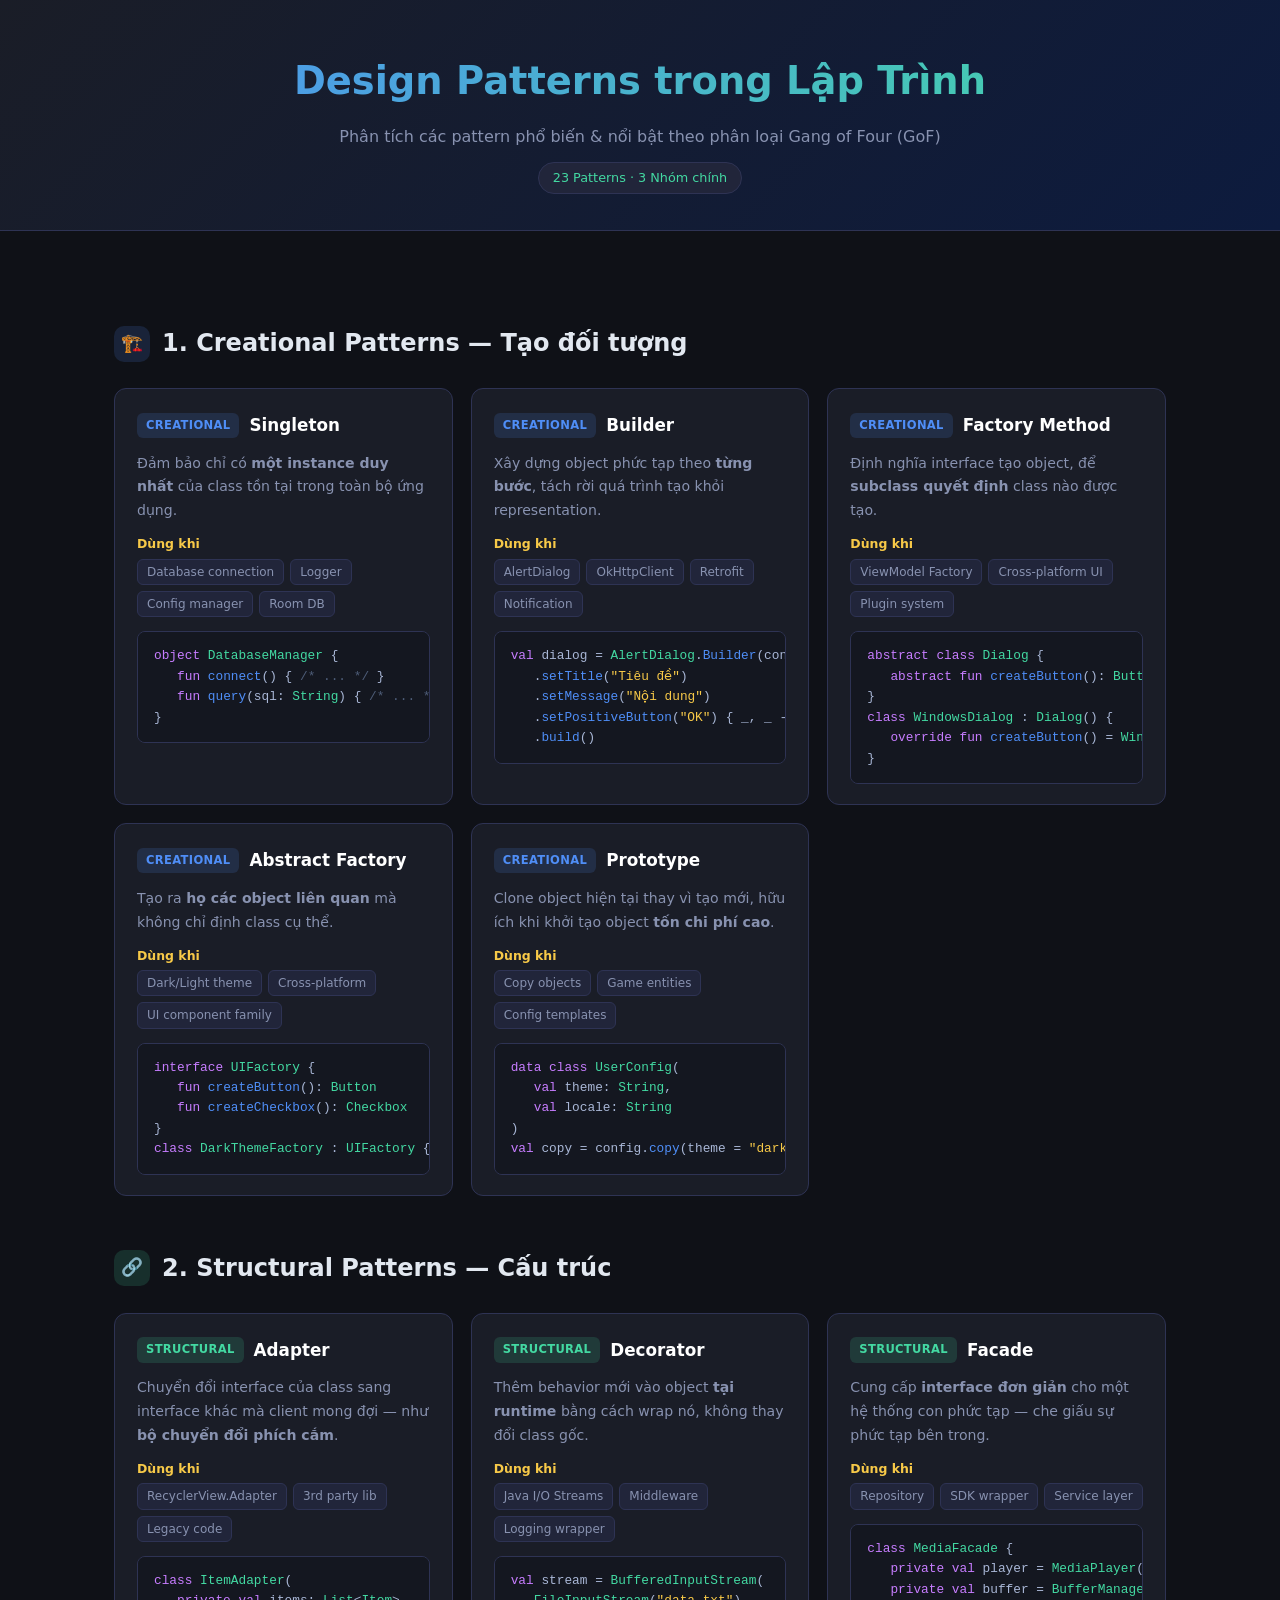
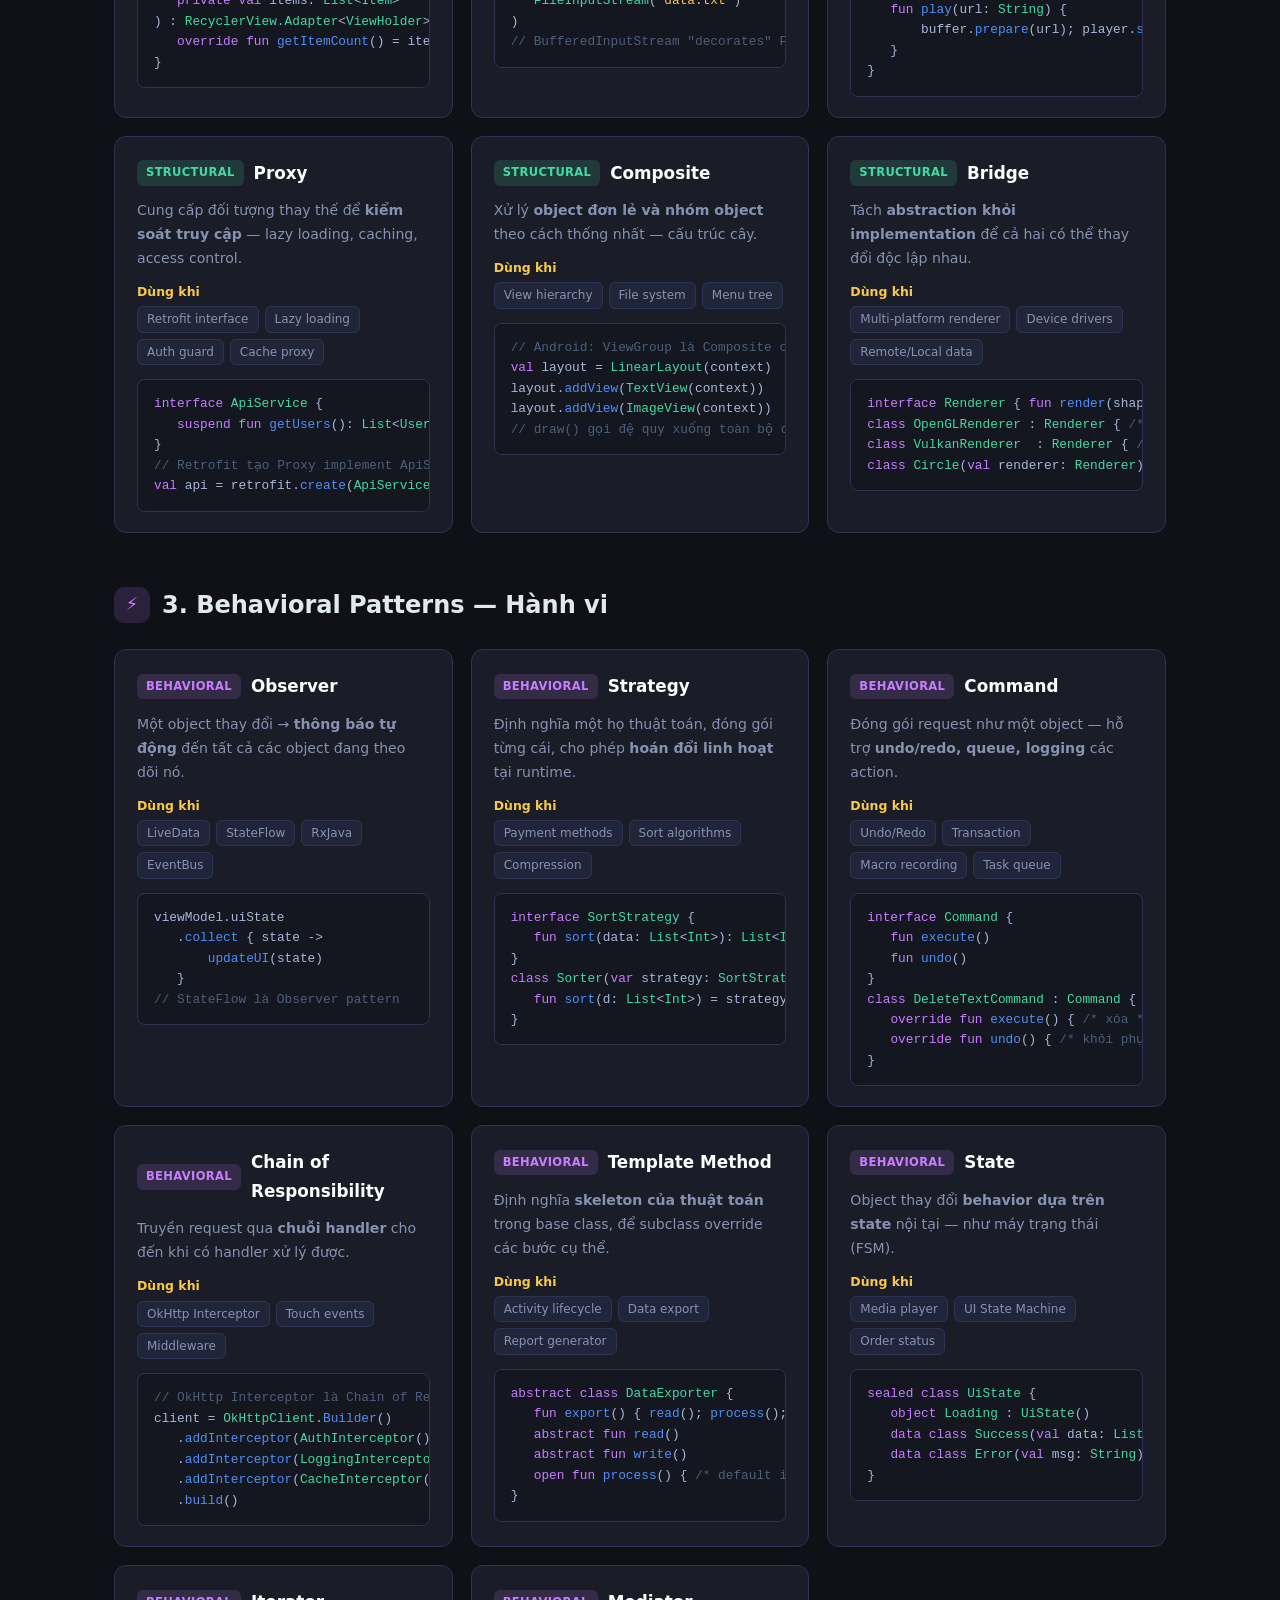
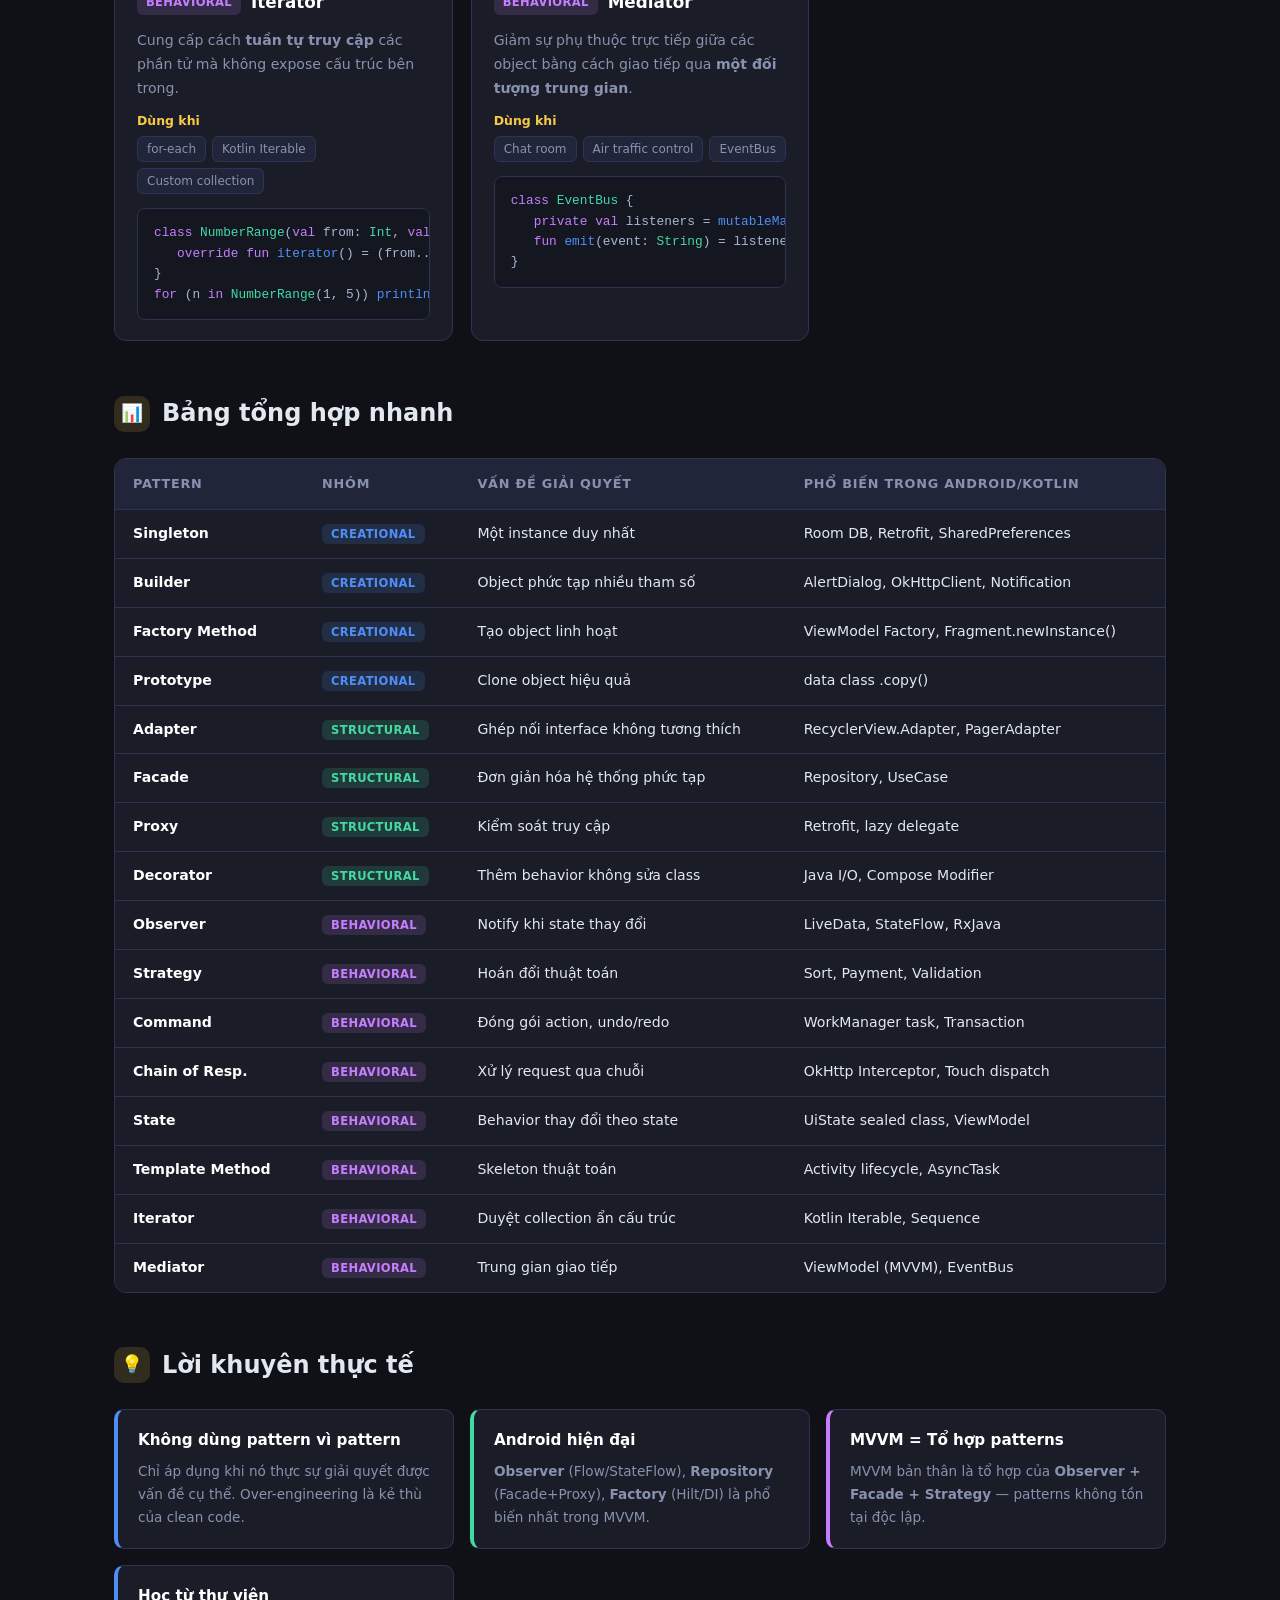
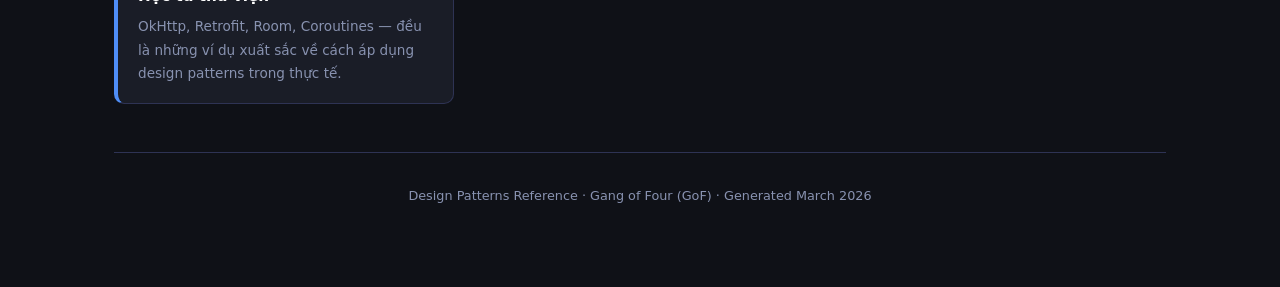
<file: client/DesignPattern.html>
<!DOCTYPE html>
<html lang="vi">
<head>
 <meta charset="UTF-8" />
 <meta name="viewport" content="width=device-width, initial-scale=1.0"/>
 <title>Design Patterns trong Lập Trình</title>
 <style>
   :root {
     --bg: #0f1117;
     --surface: #1a1d27;
     --surface2: #21253a;
     --border: #2e3354;
     --accent-blue: #4f8ef7;
     --accent-green: #43d9a2;
     --accent-yellow: #f7c948;
     --accent-red: #f76e6e;
     --accent-purple: #c77dff;
     --text: #e2e8f0;
     --text-muted: #8892b0;
     --code-bg: #141720;
   }

   * { box-sizing: border-box; margin: 0; padding: 0; }

   body {
     background: var(--bg);
     color: var(--text);
     font-family: 'Segoe UI', system-ui, -apple-system, sans-serif;
     font-size: 15px;
     line-height: 1.7;
     padding: 0;
   }

   /* ── Header ── */
   header {
     background: linear-gradient(135deg, #1a1d27 0%, #0d1b3e 100%);
     border-bottom: 1px solid var(--border);
     padding: 48px 24px 36px;
     text-align: center;
   }
   header h1 {
     font-size: 2.4rem;
     font-weight: 700;
     background: linear-gradient(90deg, var(--accent-blue), var(--accent-green));
     -webkit-background-clip: text;
     -webkit-text-fill-color: transparent;
     background-clip: text;
     margin-bottom: 10px;
   }
   header p {
     color: var(--text-muted);
     font-size: 1rem;
   }
   .badge {
     display: inline-block;
     background: var(--surface2);
     border: 1px solid var(--border);
     border-radius: 20px;
     padding: 4px 14px;
     font-size: 0.8rem;
     color: var(--accent-green);
     margin-top: 12px;
   }

   /* ── Layout ── */
   .container {
     max-width: 1100px;
     margin: 0 auto;
     padding: 40px 24px 80px;
   }

   /* ── Section titles ── */
   .section-title {
     font-size: 1.5rem;
     font-weight: 700;
     margin: 52px 0 24px;
     display: flex;
     align-items: center;
     gap: 12px;
   }
   .section-title .icon {
     width: 36px;
     height: 36px;
     border-radius: 10px;
     display: flex;
     align-items: center;
     justify-content: center;
     font-size: 1.1rem;
     flex-shrink: 0;
   }
   .icon-blue  { background: rgba(79,142,247,0.15); color: var(--accent-blue); }
   .icon-green { background: rgba(67,217,162,0.15); color: var(--accent-green); }
   .icon-purple{ background: rgba(199,125,255,0.15); color: var(--accent-purple); }
   .icon-yellow{ background: rgba(247,201,72,0.15);  color: var(--accent-yellow); }

   /* ── Pattern grid ── */
   .pattern-grid {
     display: grid;
     grid-template-columns: repeat(auto-fill, minmax(320px, 1fr));
     gap: 18px;
   }

   .card {
     background: var(--surface);
     border: 1px solid var(--border);
     border-radius: 12px;
     padding: 22px 22px 20px;
     transition: border-color 0.2s, transform 0.2s;
   }
   .card:hover {
     border-color: var(--accent-blue);
     transform: translateY(-2px);
   }

   .card-header {
     display: flex;
     align-items: center;
     gap: 10px;
     margin-bottom: 12px;
   }
   .card-tag {
     font-size: 0.72rem;
     font-weight: 600;
     padding: 3px 9px;
     border-radius: 6px;
     letter-spacing: 0.03em;
     text-transform: uppercase;
   }
   .tag-creational { background: rgba(79,142,247,0.15); color: var(--accent-blue); }
   .tag-structural  { background: rgba(67,217,162,0.15); color: var(--accent-green); }
   .tag-behavioral  { background: rgba(199,125,255,0.15); color: var(--accent-purple); }

   .card h3 {
     font-size: 1.05rem;
     font-weight: 700;
     color: #fff;
   }
   .card p { color: var(--text-muted); font-size: 0.88rem; margin-bottom: 10px; }
   .use-label {
     font-size: 0.78rem;
     color: var(--accent-yellow);
     font-weight: 600;
     margin-bottom: 4px;
   }
   .use-chips { display: flex; flex-wrap: wrap; gap: 6px; margin-bottom: 14px; }
   .chip {
     background: var(--surface2);
     border: 1px solid var(--border);
     border-radius: 6px;
     padding: 2px 9px;
     font-size: 0.75rem;
     color: var(--text-muted);
   }

   /* ── Code block ── */
   pre {
     background: var(--code-bg);
     border: 1px solid var(--border);
     border-radius: 8px;
     padding: 14px 16px;
     font-size: 0.8rem;
     font-family: 'JetBrains Mono', 'Fira Code', 'Consolas', monospace;
     overflow-x: auto;
     line-height: 1.6;
     color: #a9b7d6;
   }
   .kw  { color: #c77dff; }
   .fn  { color: #4f8ef7; }
   .st  { color: #f7c948; }
   .cm  { color: #4e5d78; }
   .cl  { color: #43d9a2; }

   /* ── Summary table ── */
   .table-wrap {
     overflow-x: auto;
     border-radius: 12px;
     border: 1px solid var(--border);
     margin-top: 24px;
   }
   table {
     width: 100%;
     border-collapse: collapse;
     background: var(--surface);
   }
   thead tr { background: var(--surface2); }
   thead th {
     padding: 14px 18px;
     text-align: left;
     font-size: 0.8rem;
     font-weight: 700;
     text-transform: uppercase;
     letter-spacing: 0.06em;
     color: var(--text-muted);
     border-bottom: 1px solid var(--border);
   }
   tbody tr { border-bottom: 1px solid var(--border); transition: background 0.15s; }
   tbody tr:last-child { border-bottom: none; }
   tbody tr:hover { background: var(--surface2); }
   tbody td { padding: 12px 18px; font-size: 0.88rem; color: var(--text); }
   tbody td:first-child { font-weight: 700; color: #fff; }

   /* ── Tips ── */
   .tips-grid {
     display: grid;
     grid-template-columns: repeat(auto-fill, minmax(280px, 1fr));
     gap: 16px;
     margin-top: 24px;
   }
   .tip-card {
     background: var(--surface);
     border: 1px solid var(--border);
     border-left: 4px solid var(--accent-blue);
     border-radius: 10px;
     padding: 18px 20px;
   }
   .tip-card.green  { border-left-color: var(--accent-green); }
   .tip-card.purple { border-left-color: var(--accent-purple); }
   .tip-card h4 { font-size: 0.95rem; font-weight: 700; margin-bottom: 6px; color: #fff; }
   .tip-card p  { font-size: 0.85rem; color: var(--text-muted); }

   /* ── Divider ── */
   hr { border: none; border-top: 1px solid var(--border); margin: 48px 0 0; }
 </style>
</head>
<body>

<header>
 <h1>Design Patterns trong Lập Trình</h1>
 <p>Phân tích các pattern phổ biến &amp; nổi bật theo phân loại Gang of Four (GoF)</p>
 <div class="badge">23 Patterns · 3 Nhóm chính</div>
</header>

<div class="container">

 <!-- ════════════════════════════════
      CREATIONAL
 ════════════════════════════════ -->
 <div class="section-title">
   <span class="icon icon-blue">🏗️</span>
   <span>1. Creational Patterns — Tạo đối tượng</span>
 </div>

 <div class="pattern-grid">

   <!-- Singleton -->
   <div class="card">
     <div class="card-header">
       <span class="card-tag tag-creational">Creational</span>
       <h3>Singleton</h3>
     </div>
     <p>Đảm bảo chỉ có <strong>một instance duy nhất</strong> của class tồn tại trong toàn bộ ứng dụng.</p>
     <div class="use-label">Dùng khi</div>
     <div class="use-chips">
       <span class="chip">Database connection</span>
       <span class="chip">Logger</span>
       <span class="chip">Config manager</span>
       <span class="chip">Room DB</span>
     </div>
     <pre><span class="kw">object</span> <span class="cl">DatabaseManager</span> {
   <span class="kw">fun</span> <span class="fn">connect</span>() { <span class="cm">/* ... */</span> }
   <span class="kw">fun</span> <span class="fn">query</span>(sql: <span class="cl">String</span>) { <span class="cm">/* ... */</span> }
}</pre>
   </div>

   <!-- Builder -->
   <div class="card">
     <div class="card-header">
       <span class="card-tag tag-creational">Creational</span>
       <h3>Builder</h3>
     </div>
     <p>Xây dựng object phức tạp theo <strong>từng bước</strong>, tách rời quá trình tạo khỏi representation.</p>
     <div class="use-label">Dùng khi</div>
     <div class="use-chips">
       <span class="chip">AlertDialog</span>
       <span class="chip">OkHttpClient</span>
       <span class="chip">Retrofit</span>
       <span class="chip">Notification</span>
     </div>
     <pre><span class="kw">val</span> dialog = <span class="cl">AlertDialog</span>.<span class="fn">Builder</span>(context)
   .<span class="fn">setTitle</span>(<span class="st">"Tiêu đề"</span>)
   .<span class="fn">setMessage</span>(<span class="st">"Nội dung"</span>)
   .<span class="fn">setPositiveButton</span>(<span class="st">"OK"</span>) { _, _ -> }
   .<span class="fn">build</span>()</pre>
   </div>

   <!-- Factory Method -->
   <div class="card">
     <div class="card-header">
       <span class="card-tag tag-creational">Creational</span>
       <h3>Factory Method</h3>
     </div>
     <p>Định nghĩa interface tạo object, để <strong>subclass quyết định</strong> class nào được tạo.</p>
     <div class="use-label">Dùng khi</div>
     <div class="use-chips">
       <span class="chip">ViewModel Factory</span>
       <span class="chip">Cross-platform UI</span>
       <span class="chip">Plugin system</span>
     </div>
     <pre><span class="kw">abstract class</span> <span class="cl">Dialog</span> {
   <span class="kw">abstract fun</span> <span class="fn">createButton</span>(): <span class="cl">Button</span>
}
<span class="kw">class</span> <span class="cl">WindowsDialog</span> : <span class="cl">Dialog</span>() {
   <span class="kw">override fun</span> <span class="fn">createButton</span>() = <span class="cl">WindowsButton</span>()
}</pre>
   </div>

   <!-- Abstract Factory -->
   <div class="card">
     <div class="card-header">
       <span class="card-tag tag-creational">Creational</span>
       <h3>Abstract Factory</h3>
     </div>
     <p>Tạo ra <strong>họ các object liên quan</strong> mà không chỉ định class cụ thể.</p>
     <div class="use-label">Dùng khi</div>
     <div class="use-chips">
       <span class="chip">Dark/Light theme</span>
       <span class="chip">Cross-platform</span>
       <span class="chip">UI component family</span>
     </div>
     <pre><span class="kw">interface</span> <span class="cl">UIFactory</span> {
   <span class="kw">fun</span> <span class="fn">createButton</span>(): <span class="cl">Button</span>
   <span class="kw">fun</span> <span class="fn">createCheckbox</span>(): <span class="cl">Checkbox</span>
}
<span class="kw">class</span> <span class="cl">DarkThemeFactory</span> : <span class="cl">UIFactory</span> { <span class="cm">/*...*/</span> }</pre>
   </div>

   <!-- Prototype -->
   <div class="card">
     <div class="card-header">
       <span class="card-tag tag-creational">Creational</span>
       <h3>Prototype</h3>
     </div>
     <p>Clone object hiện tại thay vì tạo mới, hữu ích khi khởi tạo object <strong>tốn chi phí cao</strong>.</p>
     <div class="use-label">Dùng khi</div>
     <div class="use-chips">
       <span class="chip">Copy objects</span>
       <span class="chip">Game entities</span>
       <span class="chip">Config templates</span>
     </div>
     <pre><span class="kw">data class</span> <span class="cl">UserConfig</span>(
   <span class="kw">val</span> theme: <span class="cl">String</span>,
   <span class="kw">val</span> locale: <span class="cl">String</span>
)
<span class="kw">val</span> copy = config.<span class="fn">copy</span>(theme = <span class="st">"dark"</span>)</pre>
   </div>

 </div><!-- /pattern-grid -->


 <!-- ════════════════════════════════
      STRUCTURAL
 ════════════════════════════════ -->
 <div class="section-title">
   <span class="icon icon-green">🔗</span>
   <span>2. Structural Patterns — Cấu trúc</span>
 </div>

 <div class="pattern-grid">

   <!-- Adapter -->
   <div class="card">
     <div class="card-header">
       <span class="card-tag tag-structural">Structural</span>
       <h3>Adapter</h3>
     </div>
     <p>Chuyển đổi interface của class sang interface khác mà client mong đợi — như <strong>bộ chuyển đổi phích cắm</strong>.</p>
     <div class="use-label">Dùng khi</div>
     <div class="use-chips">
       <span class="chip">RecyclerView.Adapter</span>
       <span class="chip">3rd party lib</span>
       <span class="chip">Legacy code</span>
     </div>
     <pre><span class="kw">class</span> <span class="cl">ItemAdapter</span>(
   <span class="kw">private val</span> items: <span class="cl">List</span>&lt;<span class="cl">Item</span>&gt;
) : <span class="cl">RecyclerView.Adapter</span>&lt;<span class="cl">ViewHolder</span>&gt;() {
   <span class="kw">override fun</span> <span class="fn">getItemCount</span>() = items.<span class="fn">size</span>
}</pre>
   </div>

   <!-- Decorator -->
   <div class="card">
     <div class="card-header">
       <span class="card-tag tag-structural">Structural</span>
       <h3>Decorator</h3>
     </div>
     <p>Thêm behavior mới vào object <strong>tại runtime</strong> bằng cách wrap nó, không thay đổi class gốc.</p>
     <div class="use-label">Dùng khi</div>
     <div class="use-chips">
       <span class="chip">Java I/O Streams</span>
       <span class="chip">Middleware</span>
       <span class="chip">Logging wrapper</span>
     </div>
     <pre><span class="kw">val</span> stream = <span class="cl">BufferedInputStream</span>(
   <span class="cl">FileInputStream</span>(<span class="st">"data.txt"</span>)
)
<span class="cm">// BufferedInputStream "decorates" FileInputStream</span></pre>
   </div>

   <!-- Facade -->
   <div class="card">
     <div class="card-header">
       <span class="card-tag tag-structural">Structural</span>
       <h3>Facade</h3>
     </div>
     <p>Cung cấp <strong>interface đơn giản</strong> cho một hệ thống con phức tạp — che giấu sự phức tạp bên trong.</p>
     <div class="use-label">Dùng khi</div>
     <div class="use-chips">
       <span class="chip">Repository</span>
       <span class="chip">SDK wrapper</span>
       <span class="chip">Service layer</span>
     </div>
     <pre><span class="kw">class</span> <span class="cl">MediaFacade</span> {
   <span class="kw">private val</span> player = <span class="cl">MediaPlayer</span>()
   <span class="kw">private val</span> buffer = <span class="cl">BufferManager</span>()
   <span class="kw">fun</span> <span class="fn">play</span>(url: <span class="cl">String</span>) {
       buffer.<span class="fn">prepare</span>(url); player.<span class="fn">start</span>()
   }
}</pre>
   </div>

   <!-- Proxy -->
   <div class="card">
     <div class="card-header">
       <span class="card-tag tag-structural">Structural</span>
       <h3>Proxy</h3>
     </div>
     <p>Cung cấp đối tượng thay thế để <strong>kiểm soát truy cập</strong> — lazy loading, caching, access control.</p>
     <div class="use-label">Dùng khi</div>
     <div class="use-chips">
       <span class="chip">Retrofit interface</span>
       <span class="chip">Lazy loading</span>
       <span class="chip">Auth guard</span>
       <span class="chip">Cache proxy</span>
     </div>
     <pre><span class="kw">interface</span> <span class="cl">ApiService</span> {
   <span class="kw">suspend fun</span> <span class="fn">getUsers</span>(): <span class="cl">List</span>&lt;<span class="cl">User</span>&gt;
}
<span class="cm">// Retrofit tạo Proxy implement ApiService</span>
<span class="kw">val</span> api = retrofit.<span class="fn">create</span>(<span class="cl">ApiService</span>::<span class="kw">class</span>.java)</pre>
   </div>

   <!-- Composite -->
   <div class="card">
     <div class="card-header">
       <span class="card-tag tag-structural">Structural</span>
       <h3>Composite</h3>
     </div>
     <p>Xử lý <strong>object đơn lẻ và nhóm object</strong> theo cách thống nhất — cấu trúc cây.</p>
     <div class="use-label">Dùng khi</div>
     <div class="use-chips">
       <span class="chip">View hierarchy</span>
       <span class="chip">File system</span>
       <span class="chip">Menu tree</span>
     </div>
     <pre><span class="cm">// Android: ViewGroup là Composite của View</span>
<span class="kw">val</span> layout = <span class="cl">LinearLayout</span>(context)
layout.<span class="fn">addView</span>(<span class="cl">TextView</span>(context))
layout.<span class="fn">addView</span>(<span class="cl">ImageView</span>(context))
<span class="cm">// draw() gọi đệ quy xuống toàn bộ cây</span></pre>
   </div>

   <!-- Bridge -->
   <div class="card">
     <div class="card-header">
       <span class="card-tag tag-structural">Structural</span>
       <h3>Bridge</h3>
     </div>
     <p>Tách <strong>abstraction khỏi implementation</strong> để cả hai có thể thay đổi độc lập nhau.</p>
     <div class="use-label">Dùng khi</div>
     <div class="use-chips">
       <span class="chip">Multi-platform renderer</span>
       <span class="chip">Device drivers</span>
       <span class="chip">Remote/Local data</span>
     </div>
     <pre><span class="kw">interface</span> <span class="cl">Renderer</span> { <span class="kw">fun</span> <span class="fn">render</span>(shape: <span class="cl">Shape</span>) }
<span class="kw">class</span> <span class="cl">OpenGLRenderer</span> : <span class="cl">Renderer</span> { <span class="cm">/*...*/</span> }
<span class="kw">class</span> <span class="cl">VulkanRenderer</span>  : <span class="cl">Renderer</span> { <span class="cm">/*...*/</span> }
<span class="kw">class</span> <span class="cl">Circle</span>(<span class="kw">val</span> renderer: <span class="cl">Renderer</span>) : <span class="cl">Shape</span>()</pre>
   </div>

 </div><!-- /pattern-grid -->


 <!-- ════════════════════════════════
      BEHAVIORAL
 ════════════════════════════════ -->
 <div class="section-title">
   <span class="icon icon-purple">⚡</span>
   <span>3. Behavioral Patterns — Hành vi</span>
 </div>

 <div class="pattern-grid">

   <!-- Observer -->
   <div class="card">
     <div class="card-header">
       <span class="card-tag tag-behavioral">Behavioral</span>
       <h3>Observer</h3>
     </div>
     <p>Một object thay đổi → <strong>thông báo tự động</strong> đến tất cả các object đang theo dõi nó.</p>
     <div class="use-label">Dùng khi</div>
     <div class="use-chips">
       <span class="chip">LiveData</span>
       <span class="chip">StateFlow</span>
       <span class="chip">RxJava</span>
       <span class="chip">EventBus</span>
     </div>
     <pre>viewModel.uiState
   .<span class="fn">collect</span> { state ->
       <span class="fn">updateUI</span>(state)
   }
<span class="cm">// StateFlow là Observer pattern</span></pre>
   </div>

   <!-- Strategy -->
   <div class="card">
     <div class="card-header">
       <span class="card-tag tag-behavioral">Behavioral</span>
       <h3>Strategy</h3>
     </div>
     <p>Định nghĩa một họ thuật toán, đóng gói từng cái, cho phép <strong>hoán đổi linh hoạt</strong> tại runtime.</p>
     <div class="use-label">Dùng khi</div>
     <div class="use-chips">
       <span class="chip">Payment methods</span>
       <span class="chip">Sort algorithms</span>
       <span class="chip">Compression</span>
     </div>
     <pre><span class="kw">interface</span> <span class="cl">SortStrategy</span> {
   <span class="kw">fun</span> <span class="fn">sort</span>(data: <span class="cl">List</span>&lt;<span class="cl">Int</span>&gt;): <span class="cl">List</span>&lt;<span class="cl">Int</span>&gt;
}
<span class="kw">class</span> <span class="cl">Sorter</span>(<span class="kw">var</span> strategy: <span class="cl">SortStrategy</span>) {
   <span class="kw">fun</span> <span class="fn">sort</span>(d: <span class="cl">List</span>&lt;<span class="cl">Int</span>&gt;) = strategy.<span class="fn">sort</span>(d)
}</pre>
   </div>

   <!-- Command -->
   <div class="card">
     <div class="card-header">
       <span class="card-tag tag-behavioral">Behavioral</span>
       <h3>Command</h3>
     </div>
     <p>Đóng gói request như một object — hỗ trợ <strong>undo/redo, queue, logging</strong> các action.</p>
     <div class="use-label">Dùng khi</div>
     <div class="use-chips">
       <span class="chip">Undo/Redo</span>
       <span class="chip">Transaction</span>
       <span class="chip">Macro recording</span>
       <span class="chip">Task queue</span>
     </div>
     <pre><span class="kw">interface</span> <span class="cl">Command</span> {
   <span class="kw">fun</span> <span class="fn">execute</span>()
   <span class="kw">fun</span> <span class="fn">undo</span>()
}
<span class="kw">class</span> <span class="cl">DeleteTextCommand</span> : <span class="cl">Command</span> {
   <span class="kw">override fun</span> <span class="fn">execute</span>() { <span class="cm">/* xóa */</span> }
   <span class="kw">override fun</span> <span class="fn">undo</span>() { <span class="cm">/* khôi phục */</span> }
}</pre>
   </div>

   <!-- Chain of Responsibility -->
   <div class="card">
     <div class="card-header">
       <span class="card-tag tag-behavioral">Behavioral</span>
       <h3>Chain of Responsibility</h3>
     </div>
     <p>Truyền request qua <strong>chuỗi handler</strong> cho đến khi có handler xử lý được.</p>
     <div class="use-label">Dùng khi</div>
     <div class="use-chips">
       <span class="chip">OkHttp Interceptor</span>
       <span class="chip">Touch events</span>
       <span class="chip">Middleware</span>
     </div>
     <pre><span class="cm">// OkHttp Interceptor là Chain of Responsibility</span>
client = <span class="cl">OkHttpClient</span>.<span class="fn">Builder</span>()
   .<span class="fn">addInterceptor</span>(<span class="cl">AuthInterceptor</span>())
   .<span class="fn">addInterceptor</span>(<span class="cl">LoggingInterceptor</span>())
   .<span class="fn">addInterceptor</span>(<span class="cl">CacheInterceptor</span>())
   .<span class="fn">build</span>()</pre>
   </div>

   <!-- Template Method -->
   <div class="card">
     <div class="card-header">
       <span class="card-tag tag-behavioral">Behavioral</span>
       <h3>Template Method</h3>
     </div>
     <p>Định nghĩa <strong>skeleton của thuật toán</strong> trong base class, để subclass override các bước cụ thể.</p>
     <div class="use-label">Dùng khi</div>
     <div class="use-chips">
       <span class="chip">Activity lifecycle</span>
       <span class="chip">Data export</span>
       <span class="chip">Report generator</span>
     </div>
     <pre><span class="kw">abstract class</span> <span class="cl">DataExporter</span> {
   <span class="kw">fun</span> <span class="fn">export</span>() { <span class="fn">read</span>(); <span class="fn">process</span>(); <span class="fn">write</span>() }
   <span class="kw">abstract fun</span> <span class="fn">read</span>()
   <span class="kw">abstract fun</span> <span class="fn">write</span>()
   <span class="kw">open fun</span> <span class="fn">process</span>() { <span class="cm">/* default impl */</span> }
}</pre>
   </div>

   <!-- State -->
   <div class="card">
     <div class="card-header">
       <span class="card-tag tag-behavioral">Behavioral</span>
       <h3>State</h3>
     </div>
     <p>Object thay đổi <strong>behavior dựa trên state</strong> nội tại — như máy trạng thái (FSM).</p>
     <div class="use-label">Dùng khi</div>
     <div class="use-chips">
       <span class="chip">Media player</span>
       <span class="chip">UI State Machine</span>
       <span class="chip">Order status</span>
     </div>
     <pre><span class="kw">sealed class</span> <span class="cl">UiState</span> {
   <span class="kw">object</span> <span class="cl">Loading</span> : <span class="cl">UiState</span>()
   <span class="kw">data class</span> <span class="cl">Success</span>(<span class="kw">val</span> data: <span class="cl">List</span>&lt;<span class="cl">Item</span>&gt;) : <span class="cl">UiState</span>()
   <span class="kw">data class</span> <span class="cl">Error</span>(<span class="kw">val</span> msg: <span class="cl">String</span>) : <span class="cl">UiState</span>()
}</pre>
   </div>

   <!-- Iterator -->
   <div class="card">
     <div class="card-header">
       <span class="card-tag tag-behavioral">Behavioral</span>
       <h3>Iterator</h3>
     </div>
     <p>Cung cấp cách <strong>tuần tự truy cập</strong> các phần tử mà không expose cấu trúc bên trong.</p>
     <div class="use-label">Dùng khi</div>
     <div class="use-chips">
       <span class="chip">for-each</span>
       <span class="chip">Kotlin Iterable</span>
       <span class="chip">Custom collection</span>
     </div>
     <pre><span class="kw">class</span> <span class="cl">NumberRange</span>(<span class="kw">val</span> from: <span class="cl">Int</span>, <span class="kw">val</span> to: <span class="cl">Int</span>) : <span class="cl">Iterable</span>&lt;<span class="cl">Int</span>&gt; {
   <span class="kw">override fun</span> <span class="fn">iterator</span>() = (from..to).<span class="fn">iterator</span>()
}
<span class="kw">for</span> (n <span class="kw">in</span> <span class="cl">NumberRange</span>(1, 5)) <span class="fn">println</span>(n)</pre>
   </div>

   <!-- Mediator -->
   <div class="card">
     <div class="card-header">
       <span class="card-tag tag-behavioral">Behavioral</span>
       <h3>Mediator</h3>
     </div>
     <p>Giảm sự phụ thuộc trực tiếp giữa các object bằng cách giao tiếp qua <strong>một đối tượng trung gian</strong>.</p>
     <div class="use-label">Dùng khi</div>
     <div class="use-chips">
       <span class="chip">Chat room</span>
       <span class="chip">Air traffic control</span>
       <span class="chip">EventBus</span>
     </div>
     <pre><span class="kw">class</span> <span class="cl">EventBus</span> {
   <span class="kw">private val</span> listeners = <span class="fn">mutableMapOf</span>&lt;<span class="cl">String</span>, <span class="cl">MutableList</span>&lt;<span class="cl">() -> Unit</span>&gt;&gt;()
   <span class="kw">fun</span> <span class="fn">emit</span>(event: <span class="cl">String</span>) = listeners[event]?.<span class="fn">forEach</span> { <span class="fn">it</span>() }
}</pre>
   </div>

 </div><!-- /pattern-grid -->


 <!-- ════════════════════════════════
      SUMMARY TABLE
 ════════════════════════════════ -->
 <div class="section-title">
   <span class="icon icon-yellow">📊</span>
   <span>Bảng tổng hợp nhanh</span>
 </div>

 <div class="table-wrap">
   <table>
     <thead>
       <tr>
         <th>Pattern</th>
         <th>Nhóm</th>
         <th>Vấn đề giải quyết</th>
         <th>Phổ biến trong Android/Kotlin</th>
       </tr>
     </thead>
     <tbody>
       <tr>
         <td>Singleton</td>
         <td><span class="card-tag tag-creational">Creational</span></td>
         <td>Một instance duy nhất</td>
         <td>Room DB, Retrofit, SharedPreferences</td>
       </tr>
       <tr>
         <td>Builder</td>
         <td><span class="card-tag tag-creational">Creational</span></td>
         <td>Object phức tạp nhiều tham số</td>
         <td>AlertDialog, OkHttpClient, Notification</td>
       </tr>
       <tr>
         <td>Factory Method</td>
         <td><span class="card-tag tag-creational">Creational</span></td>
         <td>Tạo object linh hoạt</td>
         <td>ViewModel Factory, Fragment.newInstance()</td>
       </tr>
       <tr>
         <td>Prototype</td>
         <td><span class="card-tag tag-creational">Creational</span></td>
         <td>Clone object hiệu quả</td>
         <td>data class .copy()</td>
       </tr>
       <tr>
         <td>Adapter</td>
         <td><span class="card-tag tag-structural">Structural</span></td>
         <td>Ghép nối interface không tương thích</td>
         <td>RecyclerView.Adapter, PagerAdapter</td>
       </tr>
       <tr>
         <td>Facade</td>
         <td><span class="card-tag tag-structural">Structural</span></td>
         <td>Đơn giản hóa hệ thống phức tạp</td>
         <td>Repository, UseCase</td>
       </tr>
       <tr>
         <td>Proxy</td>
         <td><span class="card-tag tag-structural">Structural</span></td>
         <td>Kiểm soát truy cập</td>
         <td>Retrofit, lazy delegate</td>
       </tr>
       <tr>
         <td>Decorator</td>
         <td><span class="card-tag tag-structural">Structural</span></td>
         <td>Thêm behavior không sửa class</td>
         <td>Java I/O, Compose Modifier</td>
       </tr>
       <tr>
         <td>Observer</td>
         <td><span class="card-tag tag-behavioral">Behavioral</span></td>
         <td>Notify khi state thay đổi</td>
         <td>LiveData, StateFlow, RxJava</td>
       </tr>
       <tr>
         <td>Strategy</td>
         <td><span class="card-tag tag-behavioral">Behavioral</span></td>
         <td>Hoán đổi thuật toán</td>
         <td>Sort, Payment, Validation</td>
       </tr>
       <tr>
         <td>Command</td>
         <td><span class="card-tag tag-behavioral">Behavioral</span></td>
         <td>Đóng gói action, undo/redo</td>
         <td>WorkManager task, Transaction</td>
       </tr>
       <tr>
         <td>Chain of Resp.</td>
         <td><span class="card-tag tag-behavioral">Behavioral</span></td>
         <td>Xử lý request qua chuỗi</td>
         <td>OkHttp Interceptor, Touch dispatch</td>
       </tr>
       <tr>
         <td>State</td>
         <td><span class="card-tag tag-behavioral">Behavioral</span></td>
         <td>Behavior thay đổi theo state</td>
         <td>UiState sealed class, ViewModel</td>
       </tr>
       <tr>
         <td>Template Method</td>
         <td><span class="card-tag tag-behavioral">Behavioral</span></td>
         <td>Skeleton thuật toán</td>
         <td>Activity lifecycle, AsyncTask</td>
       </tr>
       <tr>
         <td>Iterator</td>
         <td><span class="card-tag tag-behavioral">Behavioral</span></td>
         <td>Duyệt collection ẩn cấu trúc</td>
         <td>Kotlin Iterable, Sequence</td>
       </tr>
       <tr>
         <td>Mediator</td>
         <td><span class="card-tag tag-behavioral">Behavioral</span></td>
         <td>Trung gian giao tiếp</td>
         <td>ViewModel (MVVM), EventBus</td>
       </tr>
     </tbody>
   </table>
 </div>


 <!-- ════════════════════════════════
      TIPS
 ════════════════════════════════ -->
 <div class="section-title">
   <span class="icon icon-yellow">💡</span>
   <span>Lời khuyên thực tế</span>
 </div>

 <div class="tips-grid">
   <div class="tip-card">
     <h4>Không dùng pattern vì pattern</h4>
     <p>Chỉ áp dụng khi nó thực sự giải quyết được vấn đề cụ thể. Over-engineering là kẻ thù của clean code.</p>
   </div>
   <div class="tip-card green">
     <h4>Android hiện đại</h4>
     <p><strong>Observer</strong> (Flow/StateFlow), <strong>Repository</strong> (Facade+Proxy), <strong>Factory</strong> (Hilt/DI) là phổ biến nhất trong MVVM.</p>
   </div>
   <div class="tip-card purple">
     <h4>MVVM = Tổ hợp patterns</h4>
     <p>MVVM bản thân là tổ hợp của <strong>Observer + Facade + Strategy</strong> — patterns không tồn tại độc lập.</p>
   </div>
   <div class="tip-card">
     <h4>Học từ thư viện</h4>
     <p>OkHttp, Retrofit, Room, Coroutines — đều là những ví dụ xuất sắc về cách áp dụng design patterns trong thực tế.</p>
   </div>
 </div>

 <hr/>
 <p style="text-align:center; color: var(--text-muted); font-size: 0.8rem; margin-top: 32px;">
   Design Patterns Reference · Gang of Four (GoF) · Generated March 2026
 </p>

</div><!-- /container -->
</body>
</html>
</file>
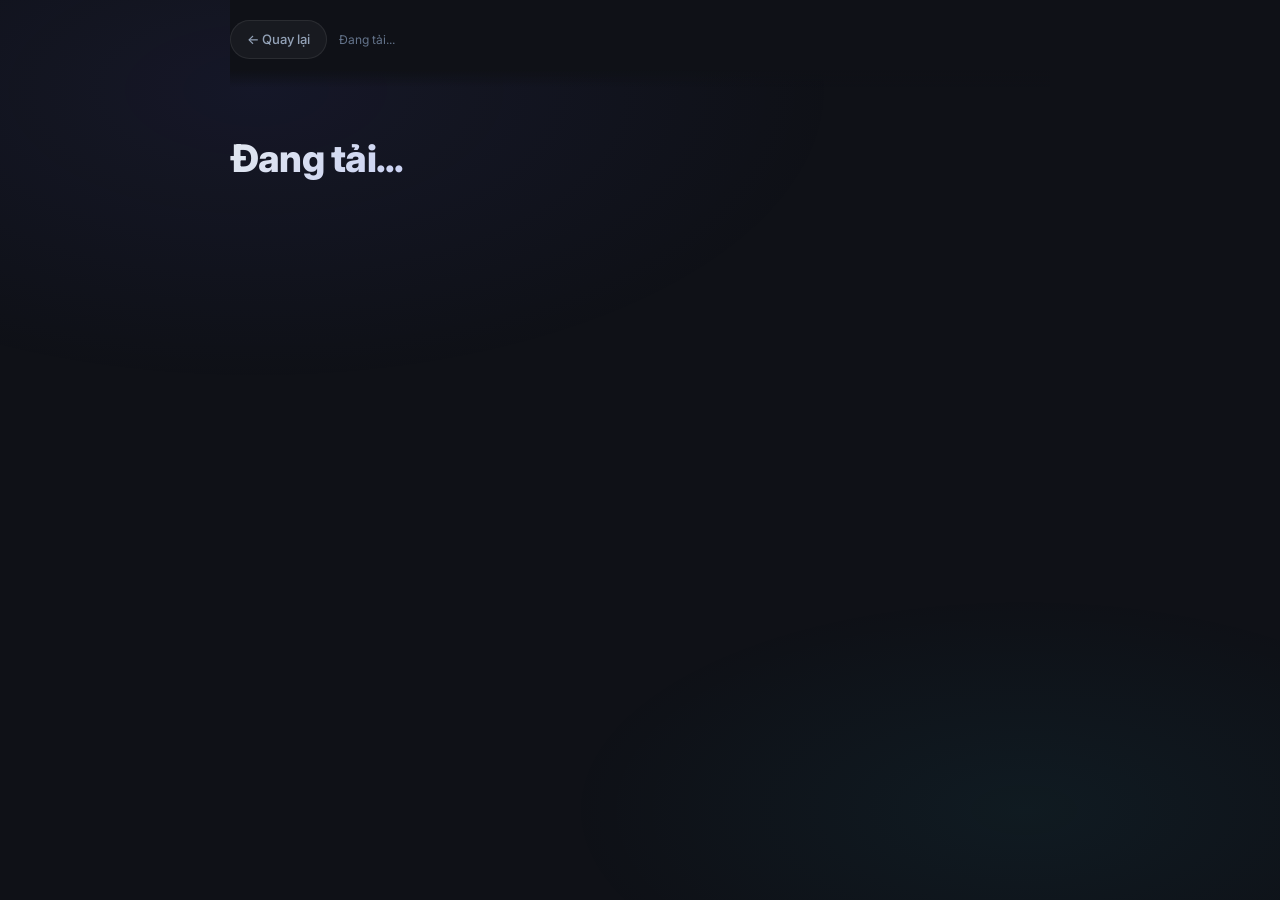
<file: client/detail.html>
<!DOCTYPE html>
<html lang="vi">
<head>
  <meta charset="UTF-8" />
  <meta name="viewport" content="width=device-width, initial-scale=1.0" />
  <meta name="description" content="" />
  <title>Chi tiết – Android Knowledge</title>
  <link rel="preconnect" href="https://fonts.googleapis.com" />
  <link rel="preconnect" href="https://fonts.gstatic.com" crossorigin />
  <link rel="icon" href="data:image/svg+xml,<svg xmlns=%22http://www.w3.org/2000/svg%22 viewBox=%220 0 100 100%22><text y=%22.9em%22 font-size=%2290%22>⚡</text></svg>">
  <link rel="stylesheet" href="styles/detail.css" />
</head>
<body>
  <div class="detail-page">

    <!-- Topbar -->
    <div class="detail-topbar">
      <a href="index.html" class="btn-back" id="btn-back">← Quay lại</a>
      <div class="detail-breadcrumb" id="detail-breadcrumb">Đang tải...</div>
    </div>

    <!-- Hero Header -->
    <div class="detail-hero" id="detail-hero">
      <div class="detail-badge-row" id="detail-badge-row"></div>
      <h1 class="detail-title" id="detail-title">Đang tải...</h1>
      <p class="detail-summary-hero" id="detail-summary-hero"></p>
    </div>

    <!-- Main content sections (rendered by detail.js) -->
    <div id="detail-content"></div>

  </div><!-- /.detail-page -->

  <script type="module" src="src/detail.js"></script>
</body>
</html>
</file>
<file: client/styles/detail.css>
/* ──────────────────────────────────────────────────────────────
   detail.css – Trang xem tài liệu chi tiết
   ────────────────────────────────────────────────────────────── */

@import url('https://fonts.googleapis.com/css2?family=Inter:wght@300;400;500;600;700;800&family=Fira+Code:wght@400;500&display=swap');

/* ── Reset & base ── */
*, *::before, *::after { box-sizing: border-box; margin: 0; padding: 0; }

:root {
  --bg:          #0f1117;
  --bg-card:     #1a1d27;
  --bg-glass:    rgba(255,255,255,0.04);
  --border:      rgba(255,255,255,0.08);
  --border-glow: rgba(99,102,241,0.35);
  --primary:     #6366f1;
  --primary-lt:  #818cf8;
  --accent:      #22d3ee;
  --success:     #34d399;
  --warn:        #fbbf24;
  --text:        #e2e8f0;
  --text-muted:  #64748b;
  --text-dim:    #94a3b8;
  --code-bg:     #0d1117;
  --radius:      14px;
  --radius-sm:   8px;
  --shadow:      0 8px 32px rgba(0,0,0,0.5);
  --shadow-glow: 0 0 40px rgba(99,102,241,0.12);
}

html { scroll-behavior: smooth; }

body {
  font-family: 'Inter', system-ui, sans-serif;
  background: var(--bg);
  color: var(--text);
  min-height: 100vh;
  line-height: 1.65;
  font-size: 15px;
}

/* ── Background mesh ── */
body::before {
  content: '';
  position: fixed;
  inset: 0;
  background:
    radial-gradient(ellipse 70% 50% at 20% 10%, rgba(99,102,241,0.08) 0%, transparent 65%),
    radial-gradient(ellipse 60% 40% at 80% 90%, rgba(34,211,238,0.05) 0%, transparent 60%);
  pointer-events: none;
  z-index: 0;
}

/* ── Layout ── */
@keyframes detailOpen {
  0% {
    opacity: 0;
    transform: translateY(20px) scale(0.98);
  }
  100% {
    opacity: 1;
    transform: translateY(0) scale(1);
  }
}

.detail-page {
  position: relative;
  z-index: 1;
  flex: 1;
  overflow-y: auto;
  width: 100%;
  padding: 0 max(20px, calc((100% - 820px) / 2)) 80px;
  animation: detailOpen 0.4s cubic-bezier(0.16, 1, 0.3, 1) forwards;
}

/* ── Topbar ── */
.detail-topbar {
  display: flex;
  align-items: center;
  gap: 12px;
  padding: 20px 0 28px;
  position: sticky;
  top: 0;
  z-index: 10;
  background: linear-gradient(to bottom, var(--bg) 80%, transparent);
}

.btn-back {
  display: inline-flex;
  align-items: center;
  gap: 8px;
  padding: 8px 16px;
  border-radius: 999px;
  background: var(--bg-glass);
  border: 1px solid var(--border);
  color: var(--text-dim);
  font-size: 13px;
  font-weight: 500;
  cursor: pointer;
  text-decoration: none;
  transition: all .2s;
  white-space: nowrap;
}
.btn-back:hover {
  border-color: var(--primary-lt);
  color: var(--primary-lt);
  background: rgba(99,102,241,0.1);
  transform: translateX(-2px);
}

.detail-breadcrumb {
  font-size: 12px;
  color: var(--text-muted);
  white-space: nowrap;
  overflow: hidden;
  text-overflow: ellipsis;
}

/* ── Hero header ── */
.detail-hero {
  padding: 36px 0 24px;
}

.detail-badge-row {
  display: flex;
  align-items: center;
  gap: 8px;
  margin-bottom: 14px;
}

.detail-tag {
  display: inline-flex;
  align-items: center;
  gap: 5px;
  padding: 4px 12px;
  border-radius: 999px;
  font-size: 11px;
  font-weight: 600;
  letter-spacing: .04em;
  text-transform: uppercase;
  background: rgba(99,102,241,0.15);
  border: 1px solid rgba(99,102,241,0.3);
  color: var(--primary-lt);
}

.detail-id-badge {
  font-family: 'Fira Code', monospace;
  font-size: 11px;
  padding: 4px 10px;
  border-radius: 6px;
  background: rgba(255,255,255,0.05);
  border: 1px solid var(--border);
  color: var(--text-muted);
}

.detail-title {
  font-size: clamp(24px, 5vw, 38px);
  font-weight: 800;
  line-height: 1.15;
  letter-spacing: -.02em;
  background: linear-gradient(135deg, #e2e8f0 0%, var(--primary-lt) 100%);
  -webkit-background-clip: text;
  -webkit-text-fill-color: transparent;
  background-clip: text;
  margin-bottom: 16px;
}

.detail-summary-hero {
  font-size: 16px;
  color: var(--text-dim);
  line-height: 1.7;
  max-width: 680px;
}

/* ── Section cards ── */
.detail-card {
  background: var(--bg-card);
  border: 1px solid var(--border);
  border-radius: var(--radius);
  padding: 28px 32px;
  margin-bottom: 20px;
  box-shadow: var(--shadow);
  transition: border-color .25s;
}
.detail-card:hover {
  border-color: var(--border-glow);
  box-shadow: var(--shadow), var(--shadow-glow);
}

.section-header {
  display: flex;
  align-items: center;
  gap: 10px;
  margin-bottom: 20px;
}

.section-icon {
  font-size: 20px;
  line-height: 1;
}

.section-title {
  font-size: 15px;
  font-weight: 700;
  color: var(--text);
  letter-spacing: .01em;
  text-transform: uppercase;
  font-size: 12px;
  color: var(--text-muted);
}

/* ── Points list ── */
.points-list {
  list-style: none;
  display: flex;
  flex-direction: column;
  gap: 10px;
}

.points-list li {
  display: flex;
  align-items: flex-start;
  gap: 12px;
  padding: 12px 16px;
  border-radius: var(--radius-sm);
  background: rgba(255,255,255,0.025);
  border: 1px solid var(--border);
  font-size: 14px;
  color: var(--text-dim);
  transition: all .2s;
}
.points-list li:hover {
  background: rgba(99,102,241,0.06);
  border-color: rgba(99,102,241,0.2);
  color: var(--text);
}

.point-bullet {
  width: 6px;
  height: 6px;
  border-radius: 50%;
  background: var(--primary);
  flex-shrink: 0;
  margin-top: 6px;
  box-shadow: 0 0 6px rgba(99,102,241,0.6);
}

/* ── Code block ── */
.code-block-wrapper {
  position: relative;
  border-radius: var(--radius-sm);
  overflow: hidden;
  border: 1px solid rgba(255,255,255,0.06);
}

.code-block-header {
  display: flex;
  align-items: center;
  justify-content: space-between;
  padding: 10px 16px;
  background: rgba(255,255,255,0.04);
  border-bottom: 1px solid rgba(255,255,255,0.06);
}

.code-lang-badge {
  font-size: 11px;
  font-family: 'Fira Code', monospace;
  color: var(--accent);
  font-weight: 500;
}

.btn-copy {
  font-size: 11px;
  padding: 4px 10px;
  border-radius: 5px;
  border: 1px solid var(--border);
  background: transparent;
  color: var(--text-muted);
  cursor: pointer;
  transition: all .2s;
  font-family: 'Inter', sans-serif;
}
.btn-copy:hover { color: var(--text); border-color: var(--text-dim); }
.btn-copy.copied { color: var(--success); border-color: var(--success); }

pre.detail-code {
  margin: 0;
  padding: 20px;
  background: var(--code-bg);
  overflow-x: auto;
  font-family: 'Fira Code', 'Cascadia Code', monospace;
  font-size: 13px;
  line-height: 1.75;
  color: #c9d1d9;
}

/* ── Interview tips — Accordion ── */
.tips-hint {
  font-size: 12px;
  color: var(--text-muted);
  margin-bottom: 12px;
  margin-top: -8px;
  letter-spacing: .01em;
}

.tips-accordion-list {
  list-style: none;
  display: flex;
  flex-direction: column;
  gap: 6px;
}

.tip-accordion-item {
  border-radius: var(--radius-sm);
  border: 1px solid rgba(251,191,36,0.15);
  background: rgba(251,191,36,0.04);
  overflow: hidden;
  transition: border-color .2s;
}
.tip-accordion-item:hover {
  border-color: rgba(251,191,36,0.3);
}

.tip-accordion-trigger {
  width: 100%;
  display: flex;
  align-items: center;
  justify-content: space-between;
  gap: 12px;
  padding: 12px 16px;
  background: transparent;
  border: none;
  cursor: pointer;
  text-align: left;
  color: var(--text-dim);
  font-size: 13.5px;
  font-family: 'Inter', sans-serif;
  transition: color .2s;
}
.tip-accordion-trigger:hover { color: var(--text); }
.tip-accordion-trigger.is-open {
  color: var(--text);
  background: rgba(251,191,36,0.05);
}

.tip-q-left {
  display: flex;
  align-items: flex-start;
  gap: 10px;
  flex: 1;
  min-width: 0;
}

.tip-question-text {
  flex: 1;
  line-height: 1.5;
}

.tip-chevron {
  font-size: 18px;
  color: var(--text-muted);
  transition: transform .25s ease;
  flex-shrink: 0;
  line-height: 1;
}
.tip-accordion-trigger.is-open .tip-chevron {
  transform: rotate(90deg);
}

.tip-accordion-panel {
  padding: 0 16px 14px 16px;
}
.tip-accordion-panel[hidden] { display: none; }

.tip-answer-content {
  display: flex;
  align-items: flex-start;
  gap: 8px;
  padding: 12px 14px;
  border-radius: 8px;
  background: rgba(34,211,238,0.06);
  border: 1px solid rgba(34,211,238,0.15);
  font-size: 13px;
  color: var(--text-dim);
  line-height: 1.6;
}
.tip-answer-icon {
  flex-shrink: 0;
  font-size: 14px;
  margin-top: 1px;
}

/* ── Level badges ── */
.tip-level-badge, .tip-num {
  font-family: 'Fira Code', monospace;
  font-size: 10px;
  font-weight: 600;
  padding: 2px 8px;
  border-radius: 5px;
  flex-shrink: 0;
  white-space: nowrap;
  letter-spacing: .03em;
  margin-top: 2px;
}

.tip-num {
  color: var(--warn);
  background: rgba(251,191,36,0.12);
}

.level-junior {
  color: #4ade80;
  background: rgba(74,222,128,0.12);
  border: 1px solid rgba(74,222,128,0.2);
}
.level-mid {
  color: #60a5fa;
  background: rgba(96,165,250,0.12);
  border: 1px solid rgba(96,165,250,0.2);
}
.level-mid-senior {
  color: #c084fc;
  background: rgba(192,132,252,0.12);
  border: 1px solid rgba(192,132,252,0.2);
}
.level-senior {
  color: #f87171;
  background: rgba(248,113,113,0.12);
  border: 1px solid rgba(248,113,113,0.2);
}

/* ── Section count badge ── */
.section-count {
  margin-left: auto;
  font-size: 11px;
  padding: 2px 8px;
  border-radius: 99px;
  background: rgba(255,255,255,0.06);
  border: 1px solid var(--border);
  color: var(--text-muted);
  font-family: 'Fira Code', monospace;
}

/* ── Modal: points-more-hint ── */
.points-more-hint {
  display: flex;
  align-items: center;
  gap: 12px;
  padding: 10px 16px;
  border-radius: var(--radius-sm);
  background: rgba(99,102,241,0.06);
  border: 1px dashed rgba(99,102,241,0.25);
  font-size: 13px;
  color: var(--primary-lt);
  font-style: italic;
}

/* ── Not found ── */
.not-found {
  text-align: center;
  padding: 80px 20px;
}

.not-found-icon { font-size: 64px; margin-bottom: 16px; }
.not-found h2 { font-size: 24px; font-weight: 700; margin-bottom: 8px; }
.not-found p { color: var(--text-muted); margin-bottom: 24px; }

.btn-home {
  display: inline-flex;
  align-items: center;
  gap: 8px;
  padding: 12px 24px;
  border-radius: 999px;
  background: var(--primary);
  color: #fff;
  font-weight: 600;
  font-size: 14px;
  text-decoration: none;
  transition: all .2s;
}
.btn-home:hover { background: var(--primary-lt); transform: translateY(-1px); }

/* ── Divider ── */
.detail-divider {
  height: 1px;
  background: linear-gradient(90deg, transparent, var(--border), transparent);
  margin: 4px 0;
}

/* ── Loading ── */
.loading-state {
  text-align: center;
  padding: 60px 20px;
  color: var(--text-muted);
  font-size: 14px;
}

/* ── Scroll progress bar ── */
.scroll-progress {
  position: fixed;
  top: 0;
  left: 0;
  height: 2px;
  background: linear-gradient(90deg, var(--primary), var(--accent));
  z-index: 100;
  transition: width .1s linear;
  box-shadow: 0 0 8px rgba(99,102,241,0.5);
}

/* ── Responsive ── */
@media (max-width: 640px) {
  .detail-page { padding: 0 14px 60px; }
  .detail-card { padding: 20px 18px; }
  .detail-hero { padding: 24px 0 16px; }
  pre.detail-code { font-size: 12px; padding: 14px; }
  .tip-accordion-trigger { padding: 10px 12px; font-size: 13px; }
}
</file>
